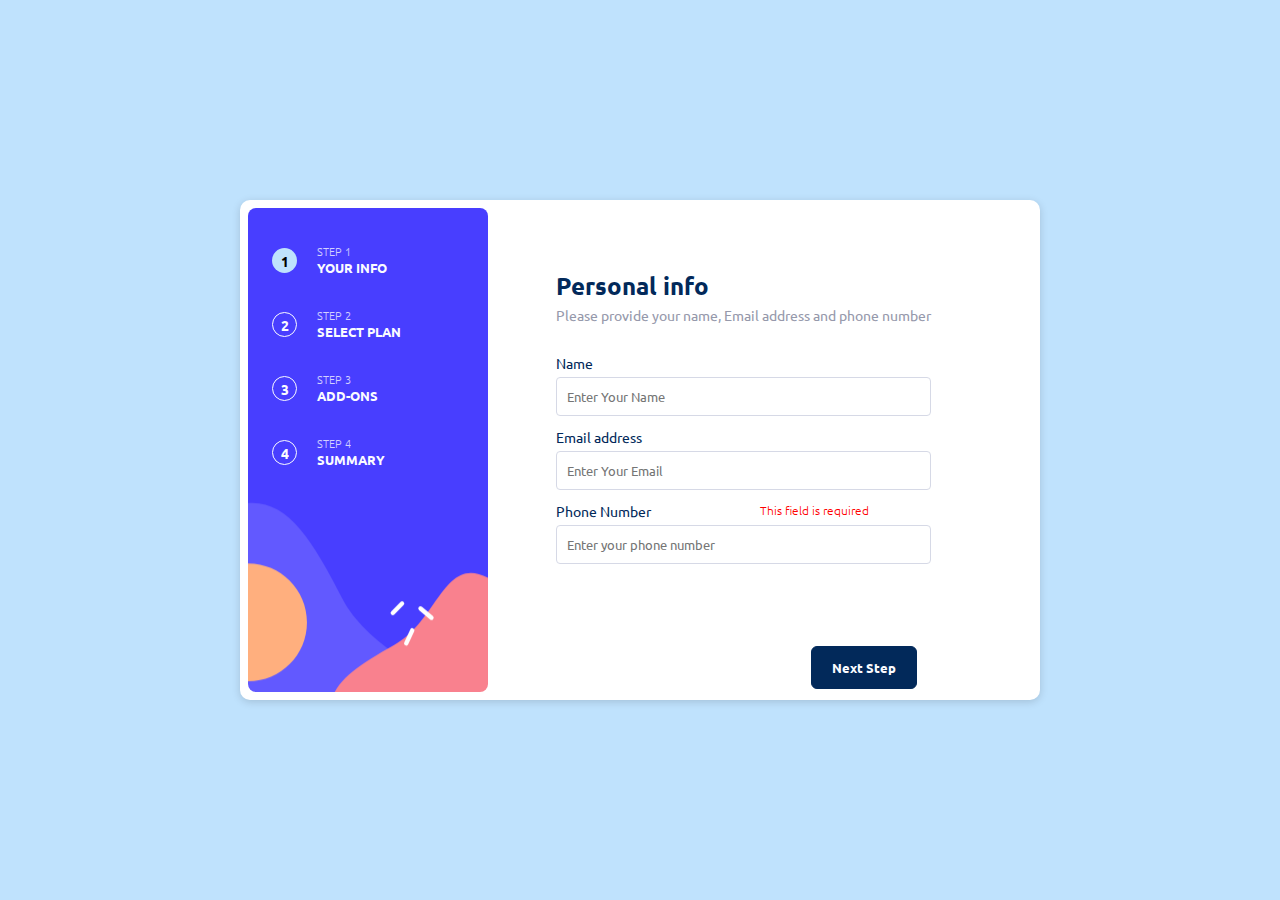
<file: index.html>
<!DOCTYPE html>
<html lang="en">
<head>
  <meta charset="UTF-8">
  <meta name="viewport" content="width=device-width, initial-scale=1.0"> <!-- displays site properly based on user's device -->

  <link rel="icon" type="image/png" sizes="32x32" href="./assets/images/favicon-32x32.png">
  <link rel="preconnect" href="https://fonts.googleapis.com">
<link rel="preconnect" href="https://fonts.gstatic.com" crossorigin>
<link href="https://fonts.googleapis.com/css2?family=Ubuntu:wght@400;500;700&display=swap" rel="stylesheet">
<link rel="stylesheet" href="style.css">
  <title>Opening Form general info</title>
  

  
 
</head>
<body>

  <!-- Sidebar start -->

  <div class="container">
    <div class="box">

      <div class="left-box">

        <div class="info">
          <div class="number active"><h3>1</h3></div>
          <div class="more-info">
            <div class="more-left">
              <span>STEP 1</span>
            <p>YOUR INFO</p>
            </div>
          </div>
        </div>

        <div class="info">
          <div class="number not-active"><h3>2</h3></div>
          <div class="more-info">
            <div class="more-left">
              <span>STEP 2</span>
            <p>SELECT PLAN</p>
            </div>
          </div>
        </div>

        

        <div class="info">
          <div class="number not-active"><h3>3</h3></div>
          <div class="more-info">
            <div class="more-left">
              <span>STEP 3</span>
            <p>ADD-ONS</p>
            </div>
          </div>
        </div>

        <div class="info">
          <div class="number not-active"><h3>4</h3></div>
          <div class="more-info">
            <div class="more-left">
              <span>STEP 4</span>
            <p>SUMMARY</p>
            </div>
          </div>
        </div>
        
      </div>
      

      
      <div class="right-box">
        <div class="intro">
          <h1>Personal info</h1>
        <p>Please provide your name, Email address and phone number</p>
        </div>

        <div class="form-side">
          <form action="">
            <p>Name</p>
            <input type="text" placeholder="Enter Your Name" id="name-input" autocomplete="off">

            <p>Email address</p>
            <input type="Email" placeholder="Enter Your Email" id="email-input">

            <div class="phone">
              <p>Phone Number</p>
              <span> This field is required</span>
            </div>
            <input type="tel" placeholder="Enter your phone number" name="phone_number" id="tel-input">
            
           





          </form>

          



          <button class="hero-btn" type="submit" id="next">Next Step</button>
          


        </div>
        
      </div>



    </div>

    





    
  </div>

  
  
    <script src="script.js"></script>
  
</body>
</html>
</file>
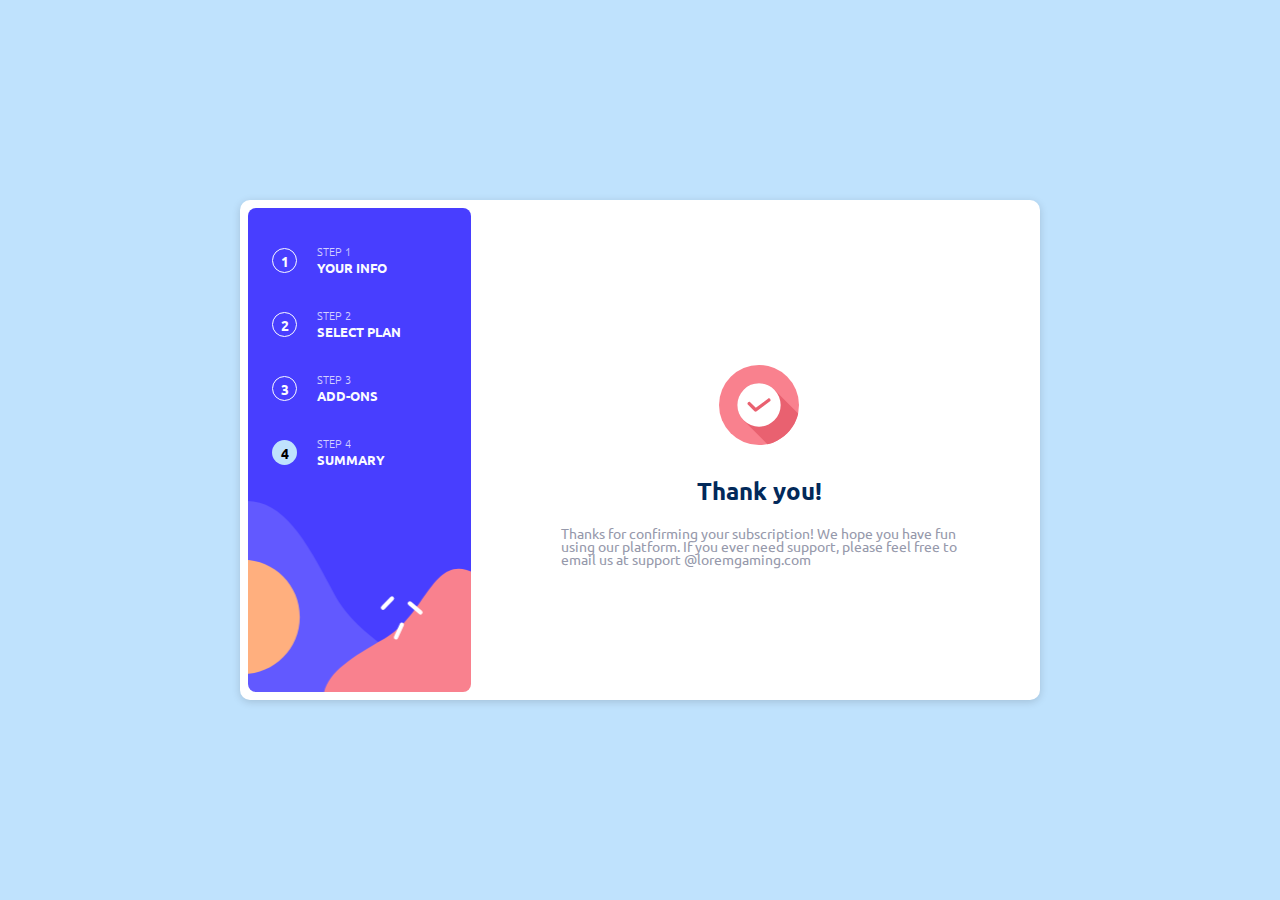
<file: final.html>
<!DOCTYPE html>
<html lang="en">
<head>
  <meta charset="UTF-8">
  <meta name="viewport" content="width=device-width, initial-scale=1.0"> <!-- displays site properly based on user's device -->

  <link rel="icon" type="image/png" sizes="32x32" href="./assets/images/favicon-32x32.png">
  <link rel="preconnect" href="https://fonts.googleapis.com">
<link rel="preconnect" href="https://fonts.gstatic.com" crossorigin>
<link href="https://fonts.googleapis.com/css2?family=Ubuntu:wght@400;500;700&display=swap" rel="stylesheet">
<link rel="stylesheet" href="style.css">
  <title>Frontend Mentor | Multi-step form</title>
  

  
 
</head>
<body>

  <!-- Sidebar start -->

  <div class="container">
    <div class="box">

      <div class="left-box">

        <div class="info">
          <div class="number not-active"><h3>1</h3></div>
          <div class="more-info">
            <div class="more-left">
              <span>STEP 1</span>
            <p>YOUR INFO</p>
            </div>
          </div>
        </div>

        <div class="info">
          <div class="number not-active"><h3>2</h3></div>
          <div class="more-info">
            <div class="more-left">
              <span>STEP 2</span>
            <p>SELECT PLAN</p>
            </div>
          </div>
        </div>

        

        <div class="info">
          <div class="number not-active"><h3>3</h3></div>
          <div class="more-info">
            <div class="more-left">
              <span>STEP 3</span>
            <p>ADD-ONS</p>
            </div>
          </div>
        </div>

        <div class="info">
          <div class="number active"><h3>4</h3></div>
          <div class="more-info">
            <div class="more-left">
              <span>STEP 4</span>
            <p>SUMMARY</p>
            </div>
          </div>
        </div>
        
      </div>


      <div class="right-box-final">

        <div class="congrats">
            <img src="./images/icon-thank-you.svg" alt="">

            <h2>Thank you!</h2>

            <p>Thanks for confirming your subscription! We hope you have fun using our platform. 
                If you ever need support, please feel  free to email us at support @loremgaming.com
            </p>
        </div>











      </div>
      

      
      



          

          



          


        </div>

        
      </div>



    </div>

    





    
  </div>

  
  <!-- Sidebar end -->

  <!-- Step 1 start -->

  
  <!-- Step 1 end -->

  <!-- Step 2 start -->


  <!-- Step 2 end -->

  <!-- Step 3 start -->

  

  <!-- Step 3 end -->

  <!-- Step 4 start -->

  

  <!-- Dynamically add subscription and add-on selections here -->

  

  <!-- Step 4 end -->

  <!-- Step 5 start -->

 
  <!-- Step 5 end -->
  
  <!-- <div class="attribution">
    Challenge by <a href="https://www.frontendmentor.io?ref=challenge" target="_blank">Frontend Mentor</a>. 
    Coded by <a href="#">Your Name Here</a>. -->
  
</body>
</html>
</file>
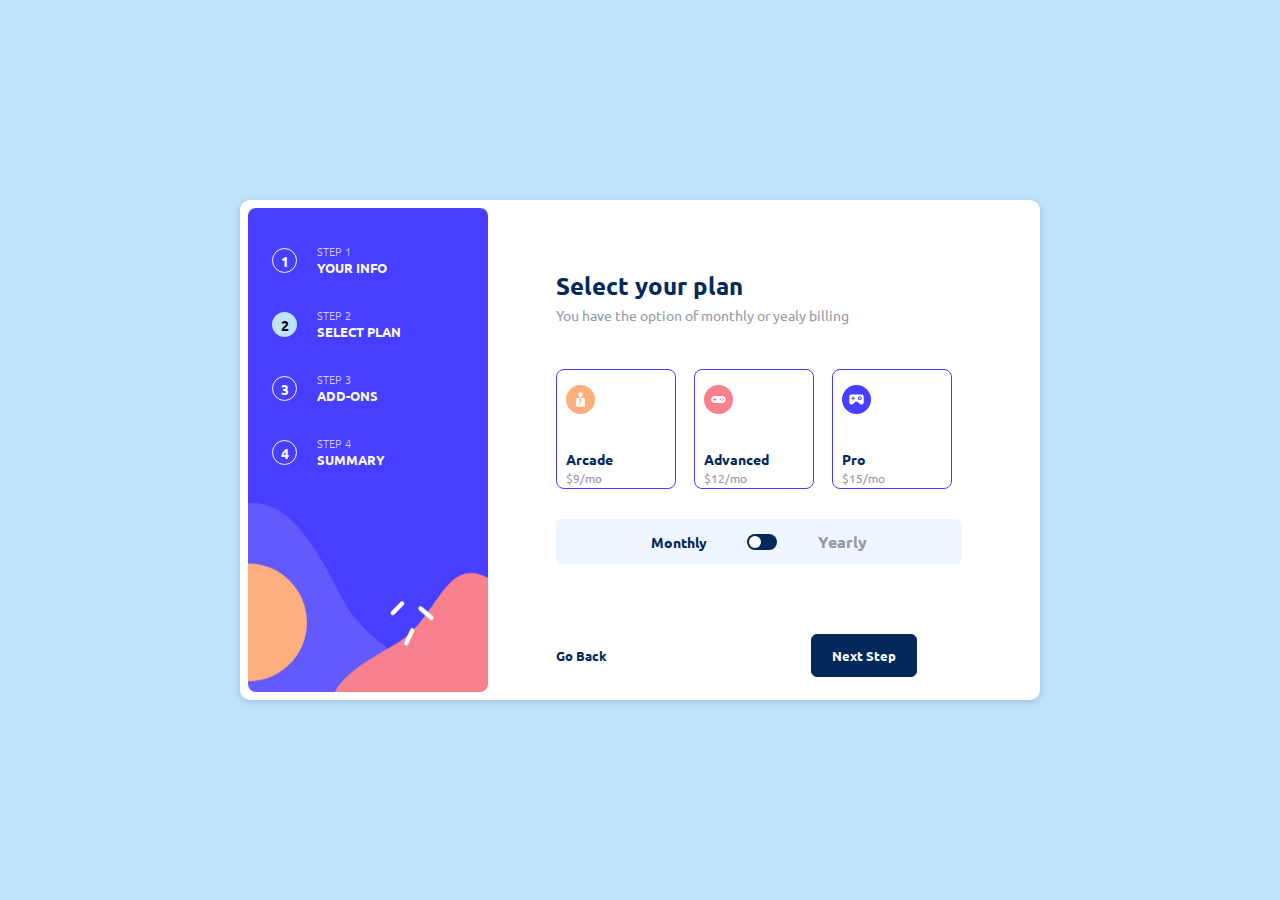
<file: step2.html>
<!DOCTYPE html>
<html lang="en">
<head>
  <meta charset="UTF-8">
  <meta name="viewport" content="width=device-width, initial-scale=1.0"> <!-- displays site properly based on user's device -->

  <link rel="icon" type="image/png" sizes="32x32" href="./assets/images/favicon-32x32.png">
  <link rel="preconnect" href="https://fonts.googleapis.com">
<link rel="preconnect" href="https://fonts.gstatic.com" crossorigin>
<link href="https://fonts.googleapis.com/css2?family=Ubuntu:wght@400;500;700&display=swap" rel="stylesheet">
<link rel="stylesheet" href="style.css">
  <title>E- Commerce billing form</title>
  

  <!-- Feel free to remove these styles or customise in your own stylesheet 👍 -->
 
</head>
<body>

  <!-- Sidebar start -->

  <div class="container">
    <div class="box">

      <div class="left-box">

        <div class="info">
          <div class="number not-active"><h3>1</h3></div>
          <div class="more-info">
            <div class="more-left">
              <span>STEP 1</span>
            <p>YOUR INFO</p>
            </div>
          </div>
        </div>

        <div class="info">
          <div class="number active"><h3>2</h3></div>
          <div class="more-info">
            <div class="more-left">
              <span>STEP 2</span>
            <p>SELECT PLAN</p>
            </div>
          </div>
        </div>

        

        <div class="info">
          <div class="number not-active"><h3>3</h3></div>
          <div class="more-info">
            <div class="more-left">
              <span>STEP 3</span>
            <p>ADD-ONS</p>
            </div>
          </div>
        </div>

        <div class="info">
          <div class="number not-active"><h3>4</h3></div>
          <div class="more-info">
            <div class="more-left">
              <span>STEP 4</span>
            <p>SUMMARY</p>
            </div>
          </div>
        </div>
        
      </div>
      

      
      <div class="right-box">
        <div class="intro">
          <h1>Select your plan</h1>
        <p>You have the option of monthly or yealy billing</p>
        </div>

        <div class="rows">
            <div class="first-box">
                <div class="icon">
                  <img src="./images/icon-arcade.svg" alt="">
                    
                </div>
                <div class="down">
                    <h3>Arcade     </h3>
                    <p>$9/mo</p>
                </div>
            </div>

            <div class="first-box">
                <div class="icon">
                    <img src="./images/icon-advanced.svg" alt="">
                    
                </div>
                <div class="down">
                    <h3>Advanced</h3>
                    <p>$12/mo</p>
                </div>
            </div>

            <div class="first-box">
                <div class="icon">
                   <img src="./images/icon-pro.svg" alt="">
                    
                </div>
                <div class="down">
                    <h3>Pro</h3>
                    <p>$15/mo</p>
                </div>
            </div>

           
           


        </div>
        <div class="options">
           
            <h4 class="monthly">Monthly</h4>
            <label class="toggle-switch">
                <input type="checkbox">
                <span class="slider"></span>
              </label>
            <h4 class="yearly">Yearly</h4>
              
        </div>

        

        <button class="hero-btn" type="submit">Next Step</button>
        <button class="back-btn" type="submit">Go Back</button>
       
        </div>
        
      </div>



    </div>

    





    
  </div>

  
  <!-- Sidebar end -->

  <!-- Step 1 start -->

  
  <!-- Step 1 end -->

  <!-- Step 2 start -->


  <!-- Step 2 end -->

  <!-- Step 3 start -->

  

  <!-- Step 3 end -->

  <!-- Step 4 start -->

  

  <!-- Dynamically add subscription and add-on selections here -->

  

  <!-- Step 4 end -->

  <!-- Step 5 start -->

 
  <!-- Step 5 end -->
  
  <!-- <div class="attribution">
    Challenge by <a href="https://www.frontendmentor.io?ref=challenge" target="_blank">Frontend Mentor</a>. 
    Coded by <a href="#">Your Name Here</a>. -->
  
</body>
</html>
</file>
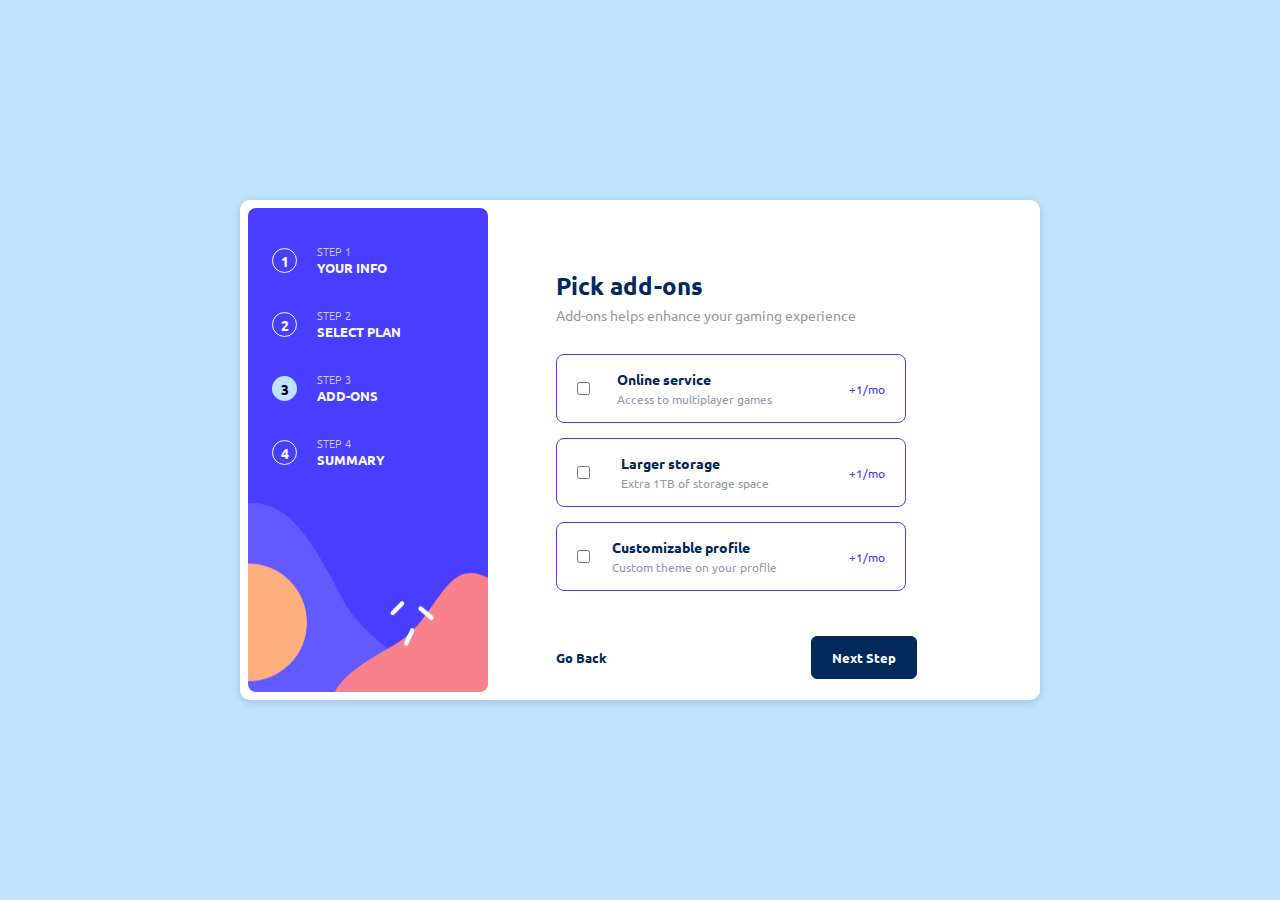
<file: step3.html>
<!DOCTYPE html>
<html lang="en">
<head>
  <meta charset="UTF-8">
  <meta name="viewport" content="width=device-width, initial-scale=1.0"> <!-- displays site properly based on user's device -->

  <link rel="icon" type="image/png" sizes="32x32" href="./assets/images/favicon-32x32.png">
  <link rel="preconnect" href="https://fonts.googleapis.com">
<link rel="preconnect" href="https://fonts.gstatic.com" crossorigin>
<link href="https://fonts.googleapis.com/css2?family=Ubuntu:wght@400;500;700&display=swap" rel="stylesheet">
<link rel="stylesheet" href="style.css">

  <title>Frontend Mentor | Multi-step form</title>
  

  <!-- Feel free to remove these styles or customise in your own stylesheet 👍 -->
 
</head>
<body>

  <!-- Sidebar start -->

  <div class="container">
    <div class="box">

      <div class="left-box">

        <div class="info">
          <div class="number not-active"><h3>1</h3></div>
          <div class="more-info">
            <div class="more-left">
              <span>STEP 1</span>
            <p>YOUR INFO</p>
            </div>
          </div>
        </div>

        <div class="info">
          <div class="number not-active"><h3>2</h3></div>
          <div class="more-info">
            <div class="more-left">
              <span>STEP 2</span>
            <p>SELECT PLAN</p>
            </div>
          </div>
        </div>

        

        <div class="info">
          <div class="number active"><h3>3</h3></div>
          <div class="more-info">
            <div class="more-left">
              <span>STEP 3</span>
            <p>ADD-ONS</p>
            </div>
          </div>
        </div>

        <div class="info">
          <div class="number not-active"><h3>4</h3></div>
          <div class="more-info">
            <div class="more-left">
              <span>STEP 4</span>
            <p>SUMMARY</p>
            </div>
          </div>
        </div>
        
      </div>
      

      
      <div class="right-box">
        <div class="intro">
          <h1>Pick add-ons</h1>
        <p>Add-ons helps enhance your gaming experience</p>
        </div>

        <div class="column">
            <div class="boxes">

                <div class="box1">
                    <input type="checkbox" id="check">
                    <div class="inner-text">
                        <h3>Online service</h3>
                        <p>Access to multiplayer games</p>
                    </div>
                    <div class="price">
                        +1/mo
                    </div>
                </div>

                <div class="box1">
                    <input type="checkbox" id="check">
                    <div class="inner-text">
                        <h3>Larger storage</h3>
                        <p> Extra 1TB of storage space</p>
                    </div>
                    <div class="price">
                        +1/mo
                    </div>
                </div>

                <div class="box1">
                    <input type="checkbox" id="check">
                    <div class="inner-text">
                        <h3>Customizable profile</h3>
                        <p>Custom theme on your profile</p>
                    </div>
                    <div class="price">
                        +1/mo
                    </div>
                </div>




            </div>




        </div>

       
        

        

        <button class="hero-btn st3" type="submit">Next Step</button>
        <button class="back-btn" type="submit">Go Back</button>
       
        </div>
        
      </div>



    </div>

    





    
  </div>

  
  <!-- Sidebar end -->

  <!-- Step 1 start -->

  
  <!-- Step 1 end -->

  <!-- Step 2 start -->


  <!-- Step 2 end -->

  <!-- Step 3 start -->

  

  <!-- Step 3 end -->

  <!-- Step 4 start -->

  

  <!-- Dynamically add subscription and add-on selections here -->

  

  <!-- Step 4 end -->

  <!-- Step 5 start -->

 
  <!-- Step 5 end -->
  
  <!-- <div class="attribution">
    Challenge by <a href="https://www.frontendmentor.io?ref=challenge" target="_blank">Frontend Mentor</a>. 
    Coded by <a href="#">Your Name Here</a>. -->
  
</body>
</html>
</file>
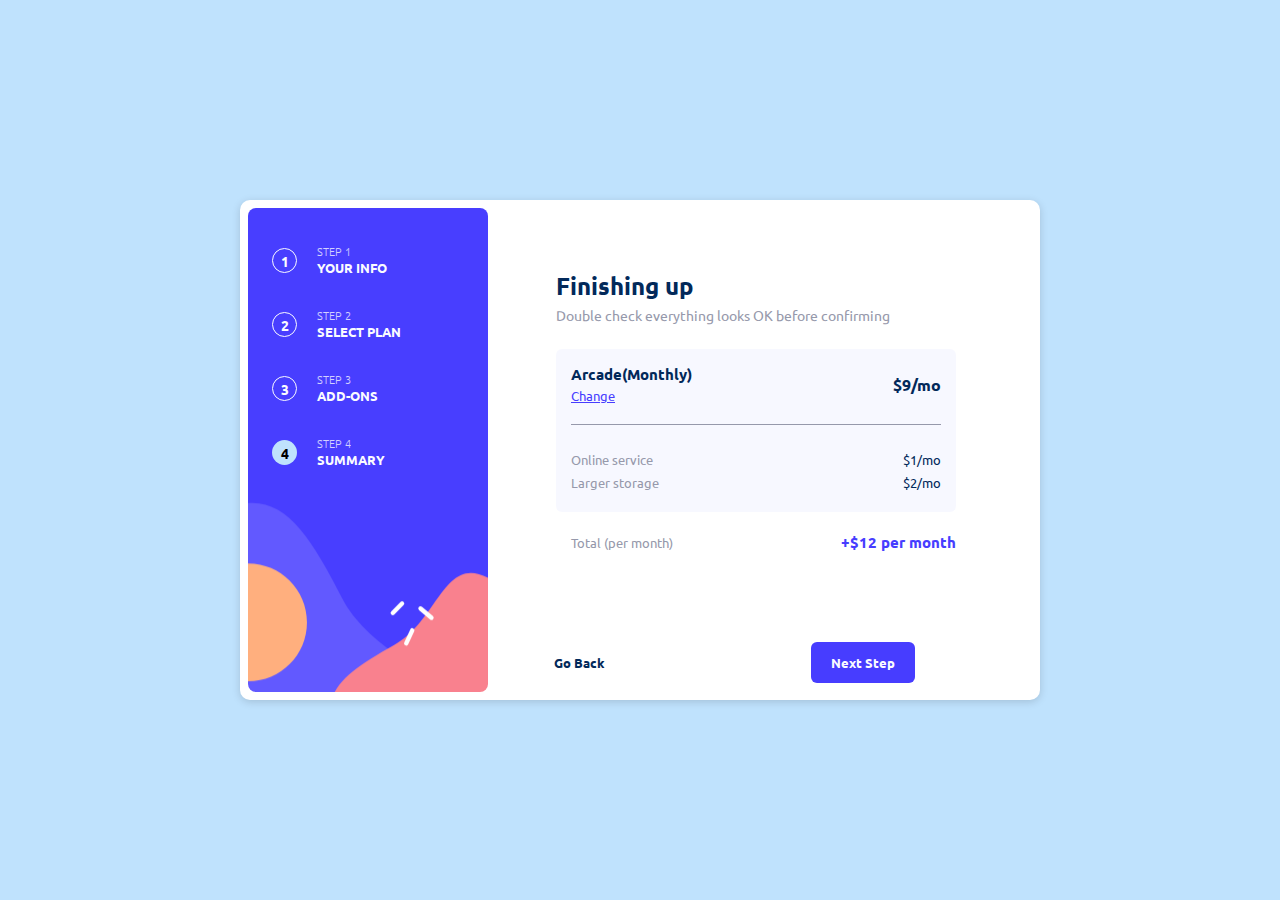
<file: summary.html>
<!DOCTYPE html>
<html lang="en">
<head>
  <meta charset="UTF-8">
  <meta name="viewport" content="width=device-width, initial-scale=1.0"> <!-- displays site properly based on user's device -->

  <link rel="icon" type="image/png" sizes="32x32" href="./assets/images/favicon-32x32.png">
  <link rel="preconnect" href="https://fonts.googleapis.com">
<link rel="preconnect" href="https://fonts.gstatic.com" crossorigin>
<link href="https://fonts.googleapis.com/css2?family=Ubuntu:wght@400;500;700&display=swap" rel="stylesheet">
<link rel="stylesheet" href="style.css">

  <title>Frontend Mentor | Multi-step form</title>
  

  <!-- Feel free to remove these styles or customise in your own stylesheet 👍 -->
 
</head>
<body>

  <!-- Sidebar start -->

  <div class="container">
    <div class="box">

      <div class="left-box">

        <div class="info">
          <div class="number not-active"><h3>1</h3></div>
          <div class="more-info">
            <div class="more-left">
              <span>STEP 1</span>
            <p>YOUR INFO</p>
            </div>
          </div>
        </div>

        <div class="info">
          <div class="number not-active"><h3>2</h3></div>
          <div class="more-info">
            <div class="more-left">
              <span>STEP 2</span>
            <p>SELECT PLAN</p>
            </div>
          </div>
        </div>

        

        <div class="info">
          <div class="number not-active"><h3>3</h3></div>
          <div class="more-info">
            <div class="more-left">
              <span>STEP 3</span>
            <p>ADD-ONS</p>
            </div>
          </div>
        </div>

        <div class="info">
          <div class="number active"><h3>4</h3></div>
          <div class="more-info">
            <div class="more-left">
              <span>STEP 4</span>
            <p>SUMMARY</p>
            </div>
          </div>
        </div>
        
      </div>
      

      
      <div class="right-box">
        <div class="intro">
          <h1>Finishing up</h1>
         <p>Double check everything looks OK before confirming</p>
        </div>


        <div class="summary-info">
          <div class="rel-top">
            <div class="rel">
                <h3>Arcade(Monthly)</h3>
                <a href="">Change</a>
              </div>
            <p>$9/mo</p>
              
          </div>
        

          <div class="under">
            <div class="rel-under">
                <p>Online service</p>
                <p>Larger storage</p>
              </div>
              <div class="amount">
                <p>$1/mo</p>
                <p>$2/mo</p>
                
              </div>
          </div>









        </div>

        <div class="total">
            <p>Total (per month)</p>
            <h3>+$12 per month</h3>
        </div>

        

       
        

        

        <button class="hero-btn st3 sum" type="submit">Next Step</button>
        <button class="back-btn" type="submit">Go Back</button>
       
        </div>
        
      </div>



    </div>

    





    
  </div>

  
  <!-- Sidebar end -->

  <!-- Step 1 start -->

  
  <!-- Step 1 end -->

  <!-- Step 2 start -->


  <!-- Step 2 end -->

  <!-- Step 3 start -->

  

  <!-- Step 3 end -->

  <!-- Step 4 start -->

  

  <!-- Dynamically add subscription and add-on selections here -->

  

  <!-- Step 4 end -->

  <!-- Step 5 start -->

 
  <!-- Step 5 end -->
  
  <!-- <div class="attribution">
    Challenge by <a href="https://www.frontendmentor.io?ref=challenge" target="_blank">Frontend Mentor</a>. 
    Coded by <a href="#">Your Name Here</a>. -->
  
</body>
</html>
</file>
<file: style.css>
*{
    margin: 0;
    padding: 0;
    box-sizing: border-box;
    font-family: 'Ubuntu', sans-serif;
}

:root{
    --Marine-blue: hsl(213, 96%, 18%);
--Purplish-blue: hsl(243, 100%, 62%);
 --Pastel-blue: hsla(228, 100%, 84%, 10%);
--Light-blue: hsl(206, 94%, 87%);
--Strawberry-red: hsl(354, 84%, 57%);
--Cool-gray: hsl(231, 11%, 63%);
--Light-gray: hsl(229, 24%, 87%);
--Magnolia: hsl(217, 100%, 97%);
--Alabaster: hsl(231, 100%, 99%);
--White: hsl(0, 0%, 100%);
}

.container{
    width: 100%;
    height: 100vh;
    display: flex;
    justify-content: center;
    align-items: center;
    background: var(--Light-blue);
    box-sizing: border-box;
  

}
.box {
    max-width: 800px; /* set a maximum width for the box element */
    max-height: 500px; /* set a maximum height for the box element */
    width: 100%; /* set the width of the box element to 100% of its container */
    height: 100%; /* set the height of the box element to 100% of its container */
    display: flex;
    background: var(--White);
    border-radius: 10px;
    box-shadow: 0 2px 8px rgba(0, 0, 0, 0.15); /* adds a light box shadow */
    box-sizing: border-box;
  }

.left-box{
  flex-basis: 30%;
 background-image: url(./images/bg-sidebar-desktop.svg);
  background-position: center;
  background-size: cover;
  
  border-radius: 8px;
 padding: 4px 14px;
 margin: 8px ;
 flex-direction: column;
 
}

.info{
   
    display: flex;
    align-items: center;
    justify-content: flex-start;
    margin-bottom: 12px;
    margin-top: 15px;
}

.active{
    background: var(--Light-blue);
    width: 25px;
    height: 25px;
    border-radius: 50%;
    text-align: center;
    display: flex;
    align-items: center;
    justify-content: center;
    font-size: 12px;
    font-weight: bold;
    margin-left: 10px;
    margin-top: 18px;
    
}

.not-active{
    background: transparent;
    border: 1.5px solid var(--Alabaster);
    color: var(--Alabaster);
    width: 25px;
    height: 25px;
    border-radius: 50%;
    text-align: center;
    display: flex;
    align-items: center;
    justify-content: center;
    font-size: 12px;
    font-weight: bold;
    margin-left: 10px;
    margin-top: 18px;


   
}

.more-left span{
    font-weight: lighter;
    color: var(--Alabaster);
    font-size: 11px;
    opacity: 78%;
    
}

.more-left p{
    font-weight: 600;
    color: var(--Alabaster);
    font-size: 13px;
}

.right-box{
    margin: 70px 60px;
}
.intro h1{
     color: var(--Marine-blue);
     font-weight:  bold ;
     font-size: 24px;
}

.intro p{
    color: var(--Cool-gray);
    font-size: 14px;
    margin-top: 4px;
}

.form-side{
    margin-top: 30px;
}

.form-side p{
    font-weight: 450px;
    color: var(--Marine-blue);
    font-size: 14px;
    margin-bottom: 5px;
}

.form-side input{
    width: 100%;
    padding: 10px;
    margin-bottom: 12px;
    border: 1px solid var(--Light-gray);
    border-radius: 4px;
   
}
.form-side input:focus{
    border-color: var(--Marine-blue);
    outline: none;
    
}

.phone{
    display: flex;

}

.phone span{
    text-align: right;
    transform: translateX(100%);
    color: red;
    font-size: 12px;
    font-weight: 200;
}

.hero-btn{
    transform: translateX(255px);
    margin-top: 70px;
    background: var(--Marine-blue);
    color: var(--Alabaster);
    border: 1px solid var(--Marine-blue);
    padding: 12px 20px;
    font-weight: bold;
    border-radius: 6px;
    cursor: pointer;
   
}

.more-left{
    margin-left: 20px;
    margin-top: 12px;
}

.rows{
    margin: 45px 0px 30px 0;
    display: flex;
    align-items: center;
    justify-content: space-between;
    width: 100%;
   

}

.first-box{
    width: 120px;
    height: 120px;
    padding: 15px 25px;
    border: 1.5px solid var(--Purplish-blue);
    border-radius: 8px;
    margin: 0 18px 0 0;
}
.icon img{
    width: 29px;
  margin-bottom: 15px;
    transform: translateX(-16px);
}
.down{
    margin-top: 18px;
}

.down h3{
    transform: translateX(-16px);
    font-size: 14px;
    color: var(--Marine-blue);
}

.down p{
    transform: translateX(-16px);
    font-size: 12px ;
    margin-top: 2px;
    color: var(--Cool-gray);
}



.toggle-switch {
    position: relative;
    display: inline-block;
    width: 30px;
    height: 16px;
  }
  
  .toggle-switch input {
    display: none;
  }
  
  .slider {
    position: absolute;
    top: 0;
    left: 0;
    right: 0;
    bottom: 0;
    background-color: var(--Marine-blue);
    border-radius: 16px;
    cursor: pointer;
    transition: 0.4s;
  }
  
  .slider:before {
    position: absolute;
    content: "";
    height: 12px;
    width: 12px;
    left: 2px;
    bottom: 2px;
    background-color: white;
    border-radius: 50%;
    transition: 0.4s;
  }
  
  input:checked + .slider {
    background-color: var(--Marine-blue);
  }
  

  
  input:checked + .slider:before {
    transform: translateX(14px);
  }
  
  .options{
    display: flex;
    align-items: center;
    justify-content: space-between;
    padding: 12px 95px;
    width: 10px;
    width: 98%;
    background: var(--Magnolia);
    border-radius: 6px;
  }

  .monthly{
    font-size: 14px;
    color: var(--Marine-blue);

  }

  .yearly{
    color: var(--Cool-gray);
  }

  .back-btn{
    background: transparent;
    border: none;
    outline: none;
    color: var(--Marine-blue);
    font-weight: bold;
    transform: translateX(-110px);
    cursor: pointer;
  }

  .column{
    margin-top: 15px;
    display: flex;
    align-items: center;
    justify-content: space-between;
    width: 100%;
  }
  .box1{
    display: flex;
    align-items: center;
    justify-content: space-between;
    margin: 15px 0;
    border: 1px solid var(--Purplish-blue);
    border-radius: 8px;
    width:350px;
    padding: 15px  20px;
    font-size: 12px;
  
    
    
    
  }

  #check{
    color: green;
    cursor: pointer;
  }

  .inner-text{
    
    display: flex;
    flex-direction: column;
    justify-content: flex-start;
    margin-right: 50px;
  }

  .inner-text h3{
    color: var(--Marine-blue);
    margin-bottom: 3px;
  }
  .inner-text p{
    color: var(--Cool-gray);
  }

  .price{
    color: var(--Purplish-blue);
  }

  .st3{
   
    margin-top: 30px;
  }

  .summary-info{
    width: 400px;
    margin-top: 25px;
    background: var(--Pastel-blue);
    border-radius: 6px ;
    padding: 15px;
  }

  .rel-top{
    display: flex;
    align-items: center;
    justify-content: space-between;
    border-bottom: 1px solid var(--Cool-gray);
    padding-bottom: 20px;
    margin-bottom: 20px;
  }

  .rel h3{
    font-size: 15px;
    color: var(--Marine-blue);
  }
  .rel a{
    font-size: 13px;
    color: var(--Purplish-blue);
  }
  .rel-top p{
    color: var(--Marine-blue);
    font-weight: bold;
  }

  .under{
    display: flex;
    align-items: center;
    justify-content: space-between;
  }

  .rel-under p{
    color: var(--Cool-gray);
    margin: 6px 0;
    font-size: 13px;

  }
  .amount p{
    color: var(--Marine-blue);
    margin: 6px 0;
    font-size: 13px;

  }

  .total{
    display: flex;
    align-items: center;
    justify-content: space-between;
    margin-top: 20px;
    margin-bottom: 60px;
  }

  .total p{
    color: var(--Cool-gray);
    font-size: 13px;
    margin-left: 15px;

  }

  .total h3{
    font-size: 15px;
    font-weight: bold;
    color: var(--Purplish-blue);

  }

  .sum{
    background: var(--Purplish-blue);
    border: none;
  }

  .right-box-final{
    width: 60%;
    display: flex;
    align-items: center;
    justify-content: center;
    margin-left: 60px;
    margin-right: 60px;
  }

  .congrats{
    display: flex;
    align-items: center;
    justify-content: center;
    flex-direction: column;
    
  }

  .congrats img{
    margin: 30px 0;
  }

  .congrats h2{
    color: var(--Marine-blue);
    font-weight: bold;
    margin: 0 0 20px 0;

  }

  .congrats p{
    width: 90%;
    font-size: 14px;
    color: var(--Cool-gray);
    line-height: 13px;
  }
</file>
